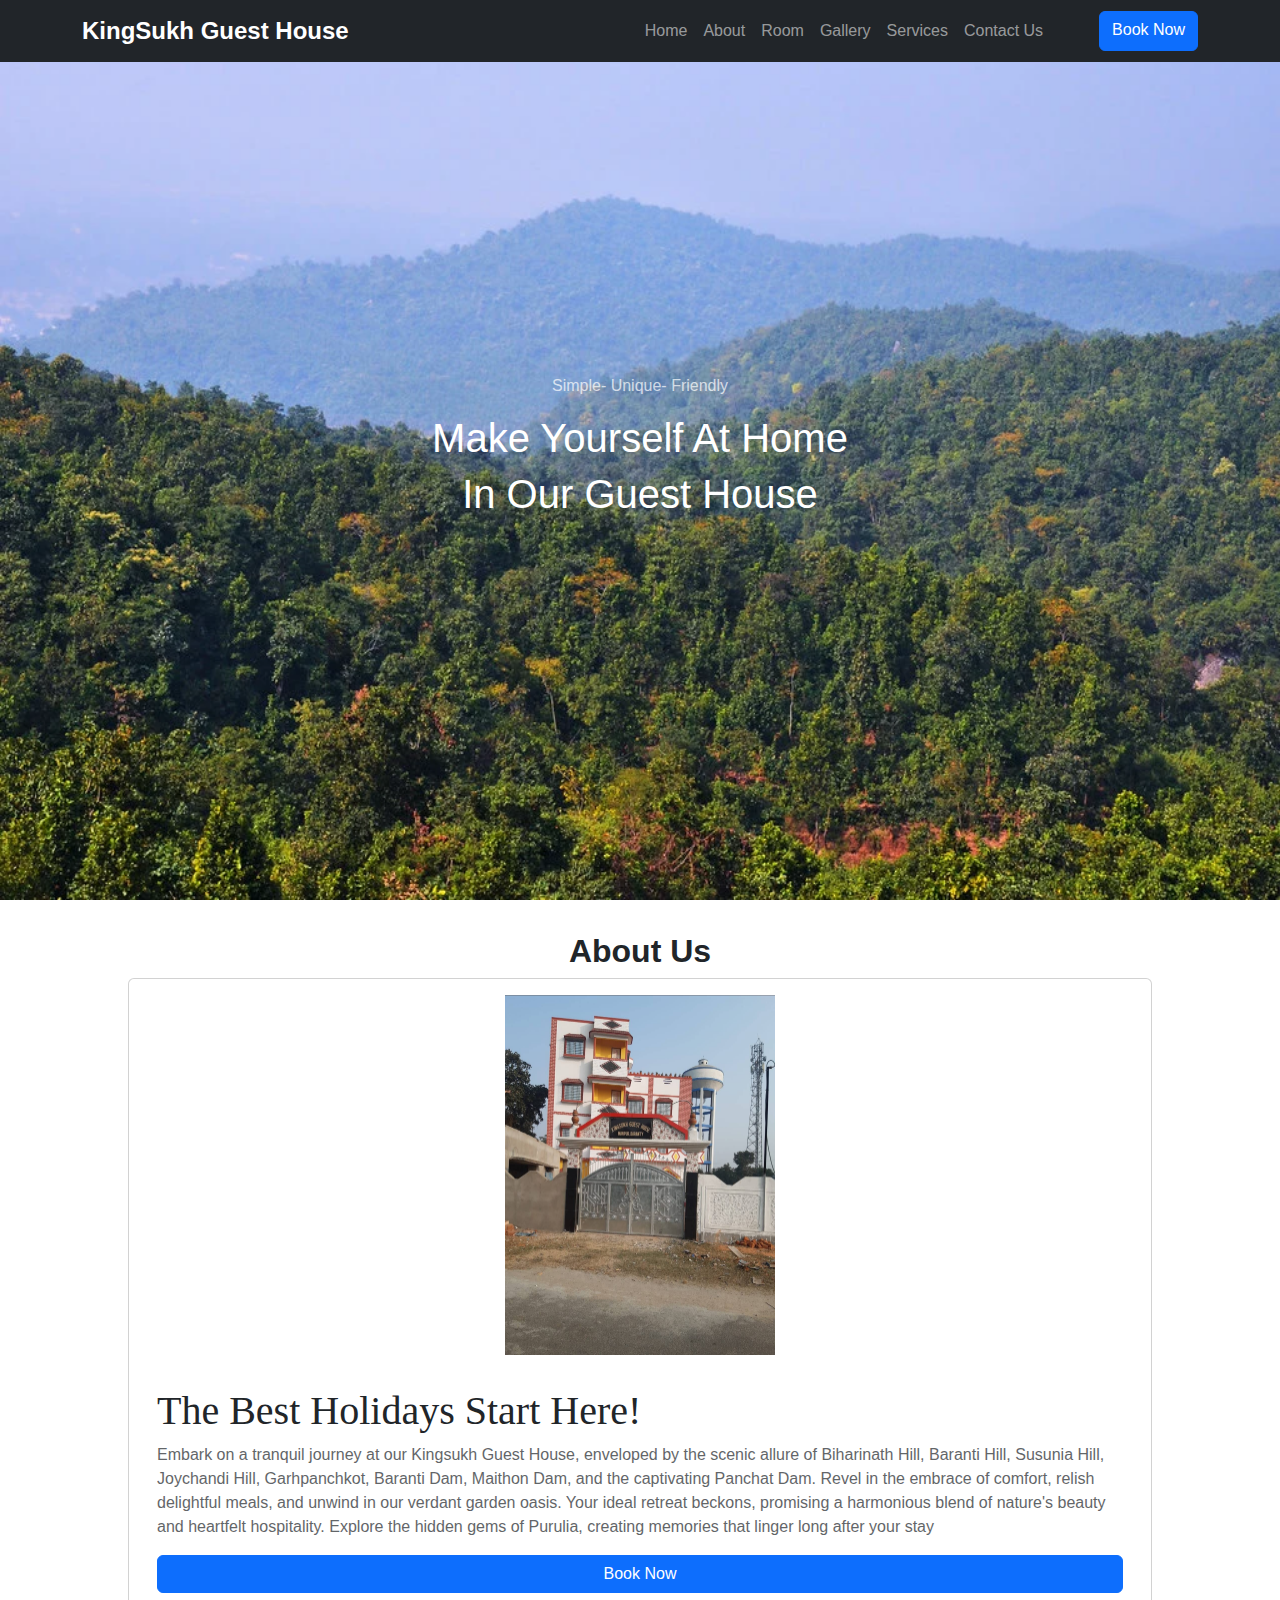
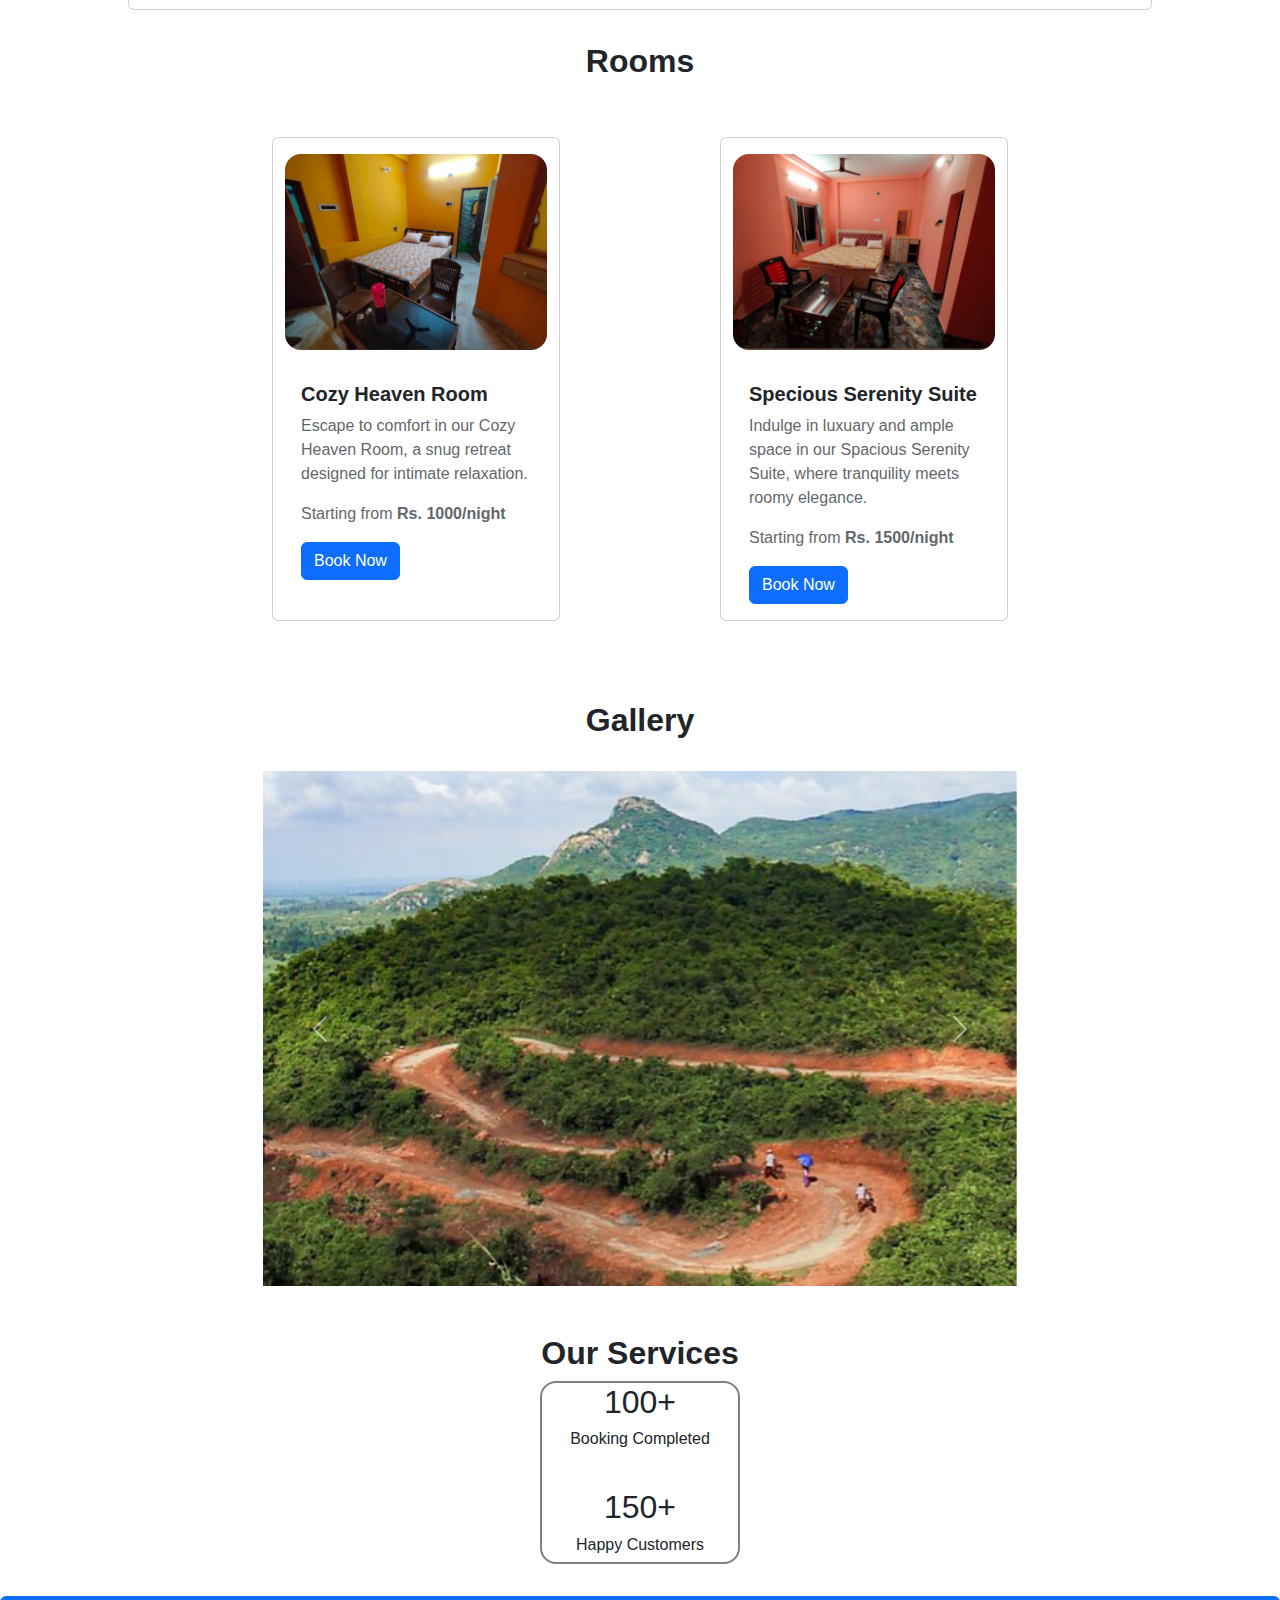
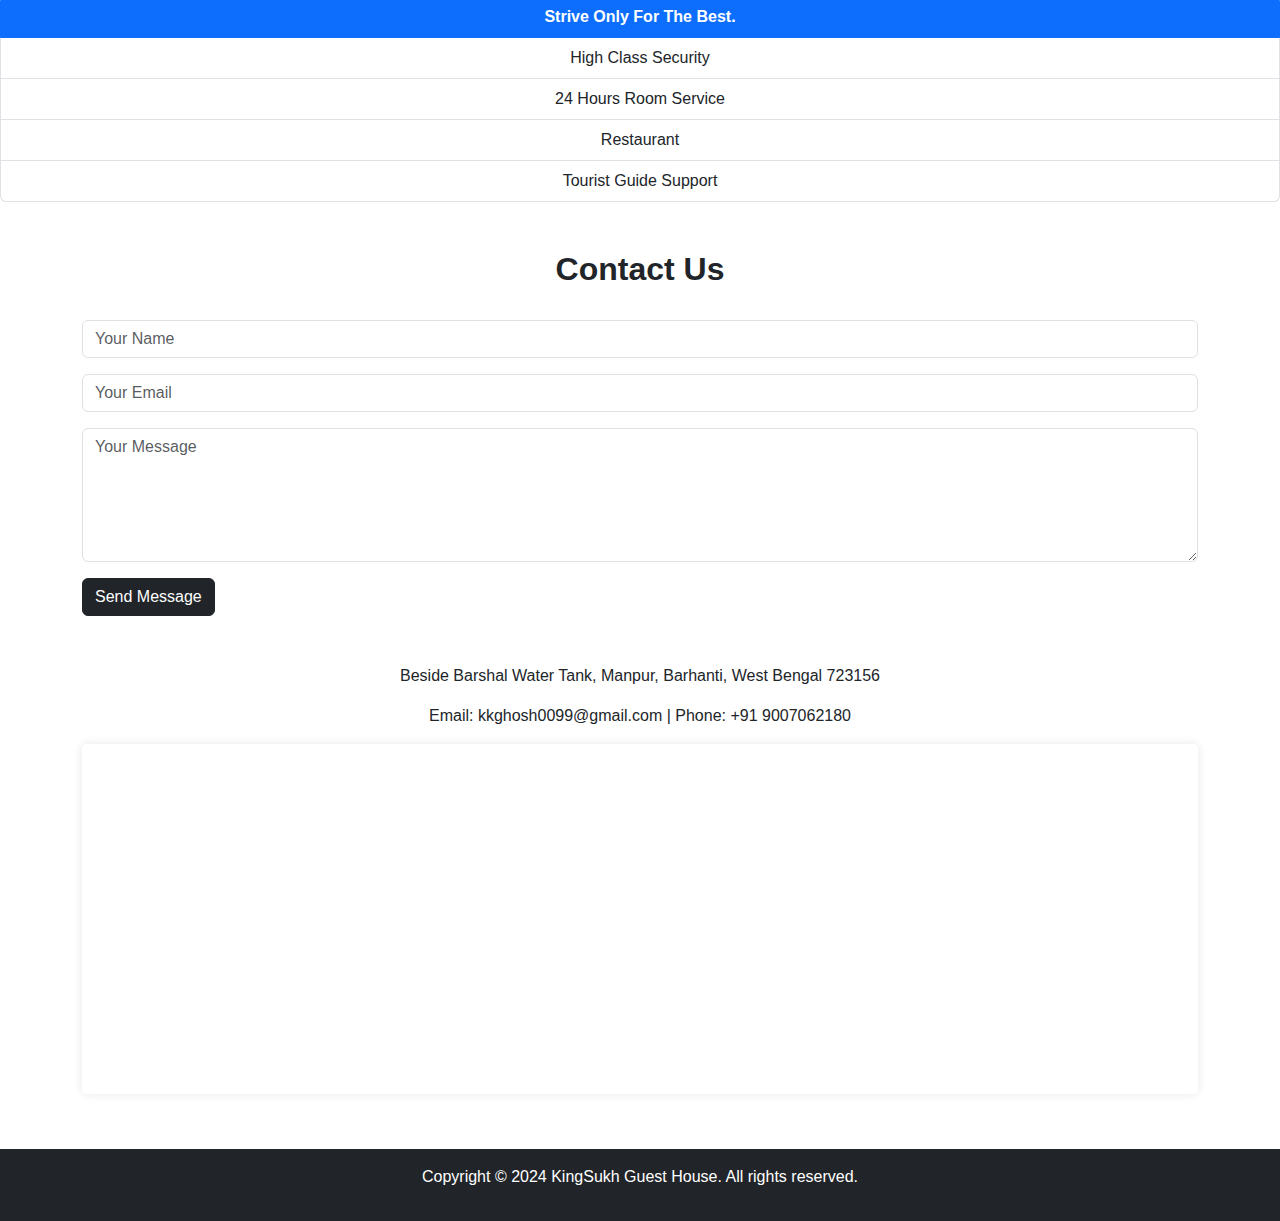
<file: king-sukh-guest-house-website/index.html>
<!DOCTYPE html>
<html lang="en">
<head>
    <meta charset="UTF-8">
    <meta name="viewport" content="width=device-width, initial-scale=1.0">
    <title>Booking - Kingsukh Guest House</title>
    <link href="https://cdn.jsdelivr.net/npm/bootstrap@5.3.0/dist/css/bootstrap.min.css" rel="stylesheet">
    <link rel="stylesheet" href="style.css">
    <script src="main.js" defer></script>
</head>
<body>
    <nav class="navbar navbar-expand-lg navbar-dark bg-dark fixed-top">
        <div class="container">
            <a class="navbar-brand" href="#">KingSukh Guest House</a>
            <button class="navbar-toggler" type="button" data-bs-toggle="collapse" data-bs-target="#navbarNav"
                aria-controls="navbarNav" aria-expanded="false" aria-label="Toggle navigation">
                <span class="navbar-toggler-icon"></span>
            </button>
            <div class="collapse navbar-collapse" id="navbarNav">
                <ul class="navbar-nav ms-auto">
                    <li class="nav-item"><a class="nav-link" href="#home">Home</a></li>
                    <li class="nav-item"><a class="nav-link" href="#about">About</a></li>
                    <li class="nav-item"><a class="nav-link" href="#room">Room</a></li>
                    <li class="nav-item"><a class="nav-link" href="#gallary">Gallery</a></li>
                    <li class="nav-item"><a class="nav-link" href="#service">Services</a></li>
                    <li class="nav-item"><a class="nav-link" href="#contact">Contact Us</a></li>
                    <a class="btn btn-primary btn-book-now btn-last" href="https://wa.me/9007062180">Book Now</a>
                    </li>
                </ul>
            </div>
        </div>
    </nav>
    <main>
        <section id="home" class="hero">
            <img src="assets/ayodhya.webp" alt="bg-image" class="bg-image">
            <div class="overlay">
                <div class="container container-first d-flex flex-column align-items-center justify-content-end">
                    <p style="opacity: 0.7;">Simple- Unique- Friendly</p>
                    <h1>Make Yourself At Home</h1>
                    <h1>In Our <span>Guest House</span></h1>
                </div>
            </div>
        </section>
        <hr>
        <h2 id="about" class="text-center"><b>About Us</b></h2>
        <div class="about-section">
            <div class="row">
                <div class="card" style="width: 80vw;">
                    <img src="assets/out.jpg" class="card-img-top card-about" alt="hotel"
                        style="height: 40vh; overflow-y: hidden;">
                    <div class="card-body">
                        <h1 style="font-family: 'Times New Roman', Times, serif!important;" class="card-title"> The Best
                            Holidays Start Here!</h1>
                        <p class="card-text">Embark on a tranquil journey at our Kingsukh Guest House, enveloped by the
                            scenic allure of Biharinath Hill, Baranti Hill, Susunia Hill, Joychandi Hill, Garhpanchkot,
                            Baranti Dam, Maithon Dam, and the captivating Panchat Dam. Revel in the embrace of comfort,
                            relish delightful meals, and unwind in our verdant garden oasis. Your ideal retreat beckons,
                            promising a harmonious blend of nature's beauty and heartfelt hospitality. Explore the
                            hidden gems of Purulia, creating memories that linger long after your stay</p>
                        <a href="#" class="btn btn-primary d-flex justify-content-center">Book Now</a>
                    </div>
                </div>
            </div>
        </div>
        <hr>
        <h2 id="room" class="text-center"><b>Rooms</b></h2>
        <div class="about-section">
            <div class="row card-gap">
                <div class="card" style="width: 18rem;">
                    <img src="assets/small.jpg" class="card-img-top" alt="room1">
                    <div class="card-body">
                        <h5 class="card-title"><b>Cozy Heaven Room</b></h5>
                        <p class="card-text">Escape to comfort in our Cozy Heaven Room, a snug retreat designed for
                            intimate relaxation.</p>
                        <p class="card-text">Starting from <b>Rs. 1000/night</b></p>
                        <a href="#" class="btn btn-primary">Book Now</a>
                    </div>
                </div>
                <div class="card" style="width: 18rem;">
                    <img src="assets/large.jpg" class="card-img-top" alt="room2">
                    <div class="card-body">
                        <h5 class="card-title"><b>Specious Serenity Suite</b></h5>
                        <p class="card-text">Indulge in luxuary and ample space in our Spacious Serenity Suite, where
                            tranquility meets roomy elegance.</p>
                        <p class="card-text">Starting from <b>Rs. 1500/night</b></p>
                        <a href="#" class="btn btn-primary">Book Now</a>
                    </div>
                </div>
            </div>
        </div>
        <hr>
        <h2 id="gallary" class="text-center"><b>Gallery</b></h2>
        <hr>
        <div class="container-fluid d-flex justify-content-center align-items-center">
            <div id="carouselExample" class="carousel width">
                <div class="carousel-inner">
                    <div class="carousel-item active">
                        <img src="assets/1.jpg" class="d-block w-100" alt="...">
                    </div>
                    <div class="carousel-item">
                        <img src="assets/ayodhya.webp" class="d-block w-100" alt="...">
                    </div>
                    <div class="carousel-item">
                        <img src="assets/baranti.webp" class="d-block w-100" alt="...">
                    </div>
                    <div class="carousel-item">
                        <img src="assets/flower.jpg" class="d-block w-100 flower-image" alt="...">
                    </div>
                    <div class="carousel-item">
                        <img src="assets/header.jpg" class="d-block w-100" alt="...">
                    </div>
                    <div class="carousel-item">
                        <img src="assets/mithonDam.webp" class="d-block w-100" alt="...">
                    </div>
                    <div class="carousel-item">
                        <img src="assets/service.jpg" class="d-block w-100" alt="...">
                    </div>
                </div>
                <button class="carousel-control-prev" type="button" data-bs-target="#carouselExample"
                    data-bs-slide="prev">
                    <span class="carousel-control-prev-icon" aria-hidden="true"></span>
                    <span class="visually-hidden">Previous</span>
                </button>
                <button class="carousel-control-next" type="button" data-bs-target="#carouselExample"
                    data-bs-slide="next">
                    <span class="carousel-control-next-icon" aria-hidden="true"></span>
                    <span class="visually-hidden">Next</span>
                </button>
            </div>
        </div>
        <hr>
        <hr>
        <h2 id="service" class="text-center"><b> Our Services</b></h2>
        <div class="last-container">
            <div class="container-fluid Customers">
                <h2>100+</h2>
                <h6>Booking Completed</h6>
                <hr>
                <h2>150+</h2>
                <h6>Happy Customers</h6>
            </div>
        </div>
        <hr>
        <ul class="list-group">
            <li class="list-group-item active text-center" aria-current="true"><b>Strive Only For The Best.</b> </li>
            <li class="list-group-item text-center">High Class Security</li>
            <li class="list-group-item text-center">24 Hours Room Service</li>
            <li class="list-group-item text-center">Restaurant</li>
            <li class="list-group-item text-center">Tourist Guide Support</li>
        </ul>
        <section id="contact" class="contact py-5">
            <div class="container">
                <h2 class="text-center"><b>Contact Us</b></h2>
                <hr>
                <form action="#" method="POST" class="mx-auto">
                    <div class="mb-3">
                        <input type="text" class="form-control" placeholder="Your Name" required>
                    </div>
                    <div class="mb-3">
                        <input type="email" class="form-control" placeholder="Your Email" required>
                    </div>
                    <div class="mb-3">
                        <textarea class="form-control" rows="5" placeholder="Your Message" required></textarea>
                    </div>
                    <button type="submit" class="btn btn-dark">Send Message</button>
                </form>
                <div class="contact-details text-center mt-5">
                    <p>Beside Barshal Water Tank, Manpur, Barhanti, West Bengal 723156</p>
                    <p>Email: kkghosh0099@gmail.com | Phone: +91 9007062180</p>
                    <div class="map-container">
                        <iframe class="map-iframe" iframe
                            src="https://www.google.com/maps/embed?pb=!1m18!1m12!1m3!1d3656.5042923747733!2d86.85973709999999!3d23.5862406!2m3!1f0!2f0!3f0!3m2!1i1024!2i768!4f13.1!3m3!1m2!1s0x39f6e3fdd3ff9ebb%3A0x517a57e3f93c1807!2sKingsukh%20Guest%20House!5e0!3m2!1sen!2sin!4v1723522766532!5m2!1sen!2sin"
                            width="600" height="450" style="border:0;" allowfullscreen="" loading="lazy"
                            referrerpolicy="no-referrer-when-downgrade"></iframe>
                    </div>
                </div>
            </div>
        </section>
        <footer class="footer bg-dark text-white py-3">
            <div class="container text-center">
                <p>Copyright © 2024 KingSukh Guest House. All rights reserved.</p>
            </div>
        </footer>
        <script src="https://cdn.jsdelivr.net/npm/@popperjs/core@2.11.6/dist/umd/popper.min.js"></script>
        <script src="https://cdn.jsdelivr.net/npm/bootstrap@5.3.0/dist/js/bootstrap.min.js"></script>
</body>
</html>
</file>
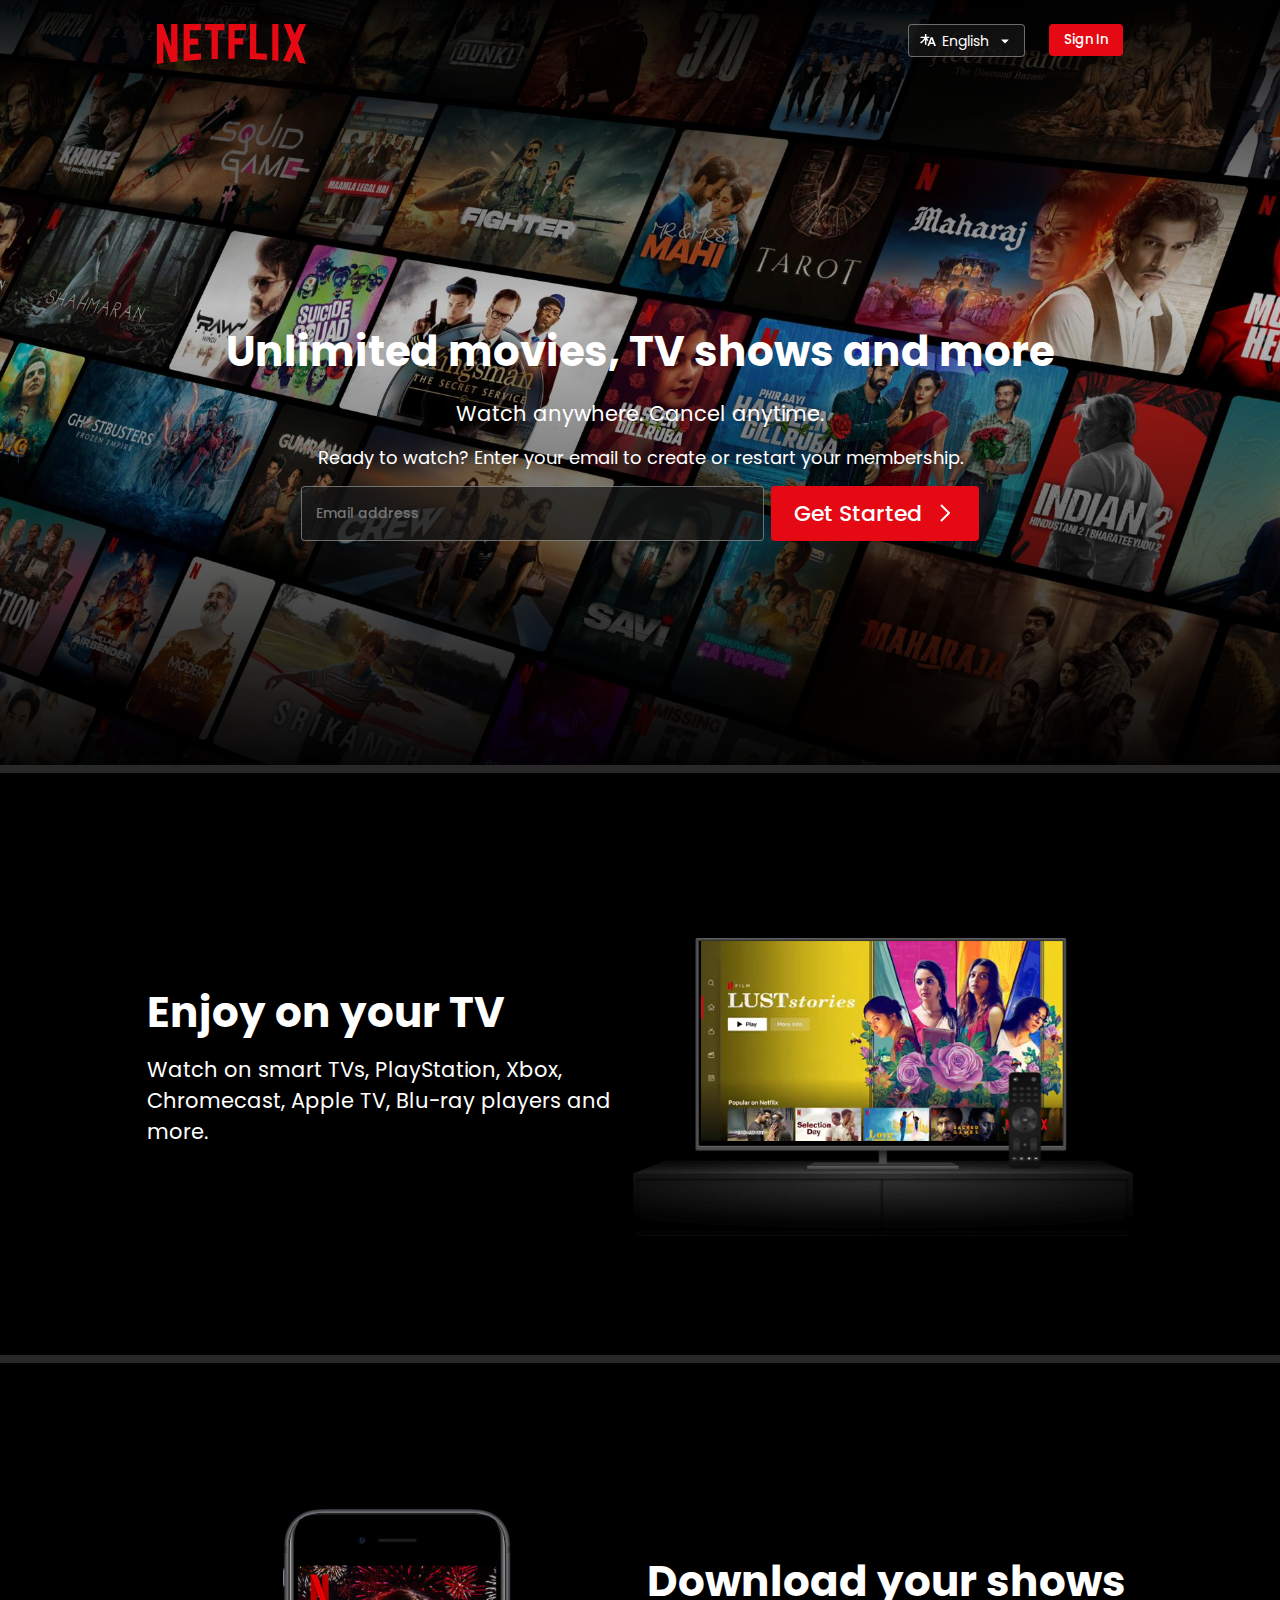
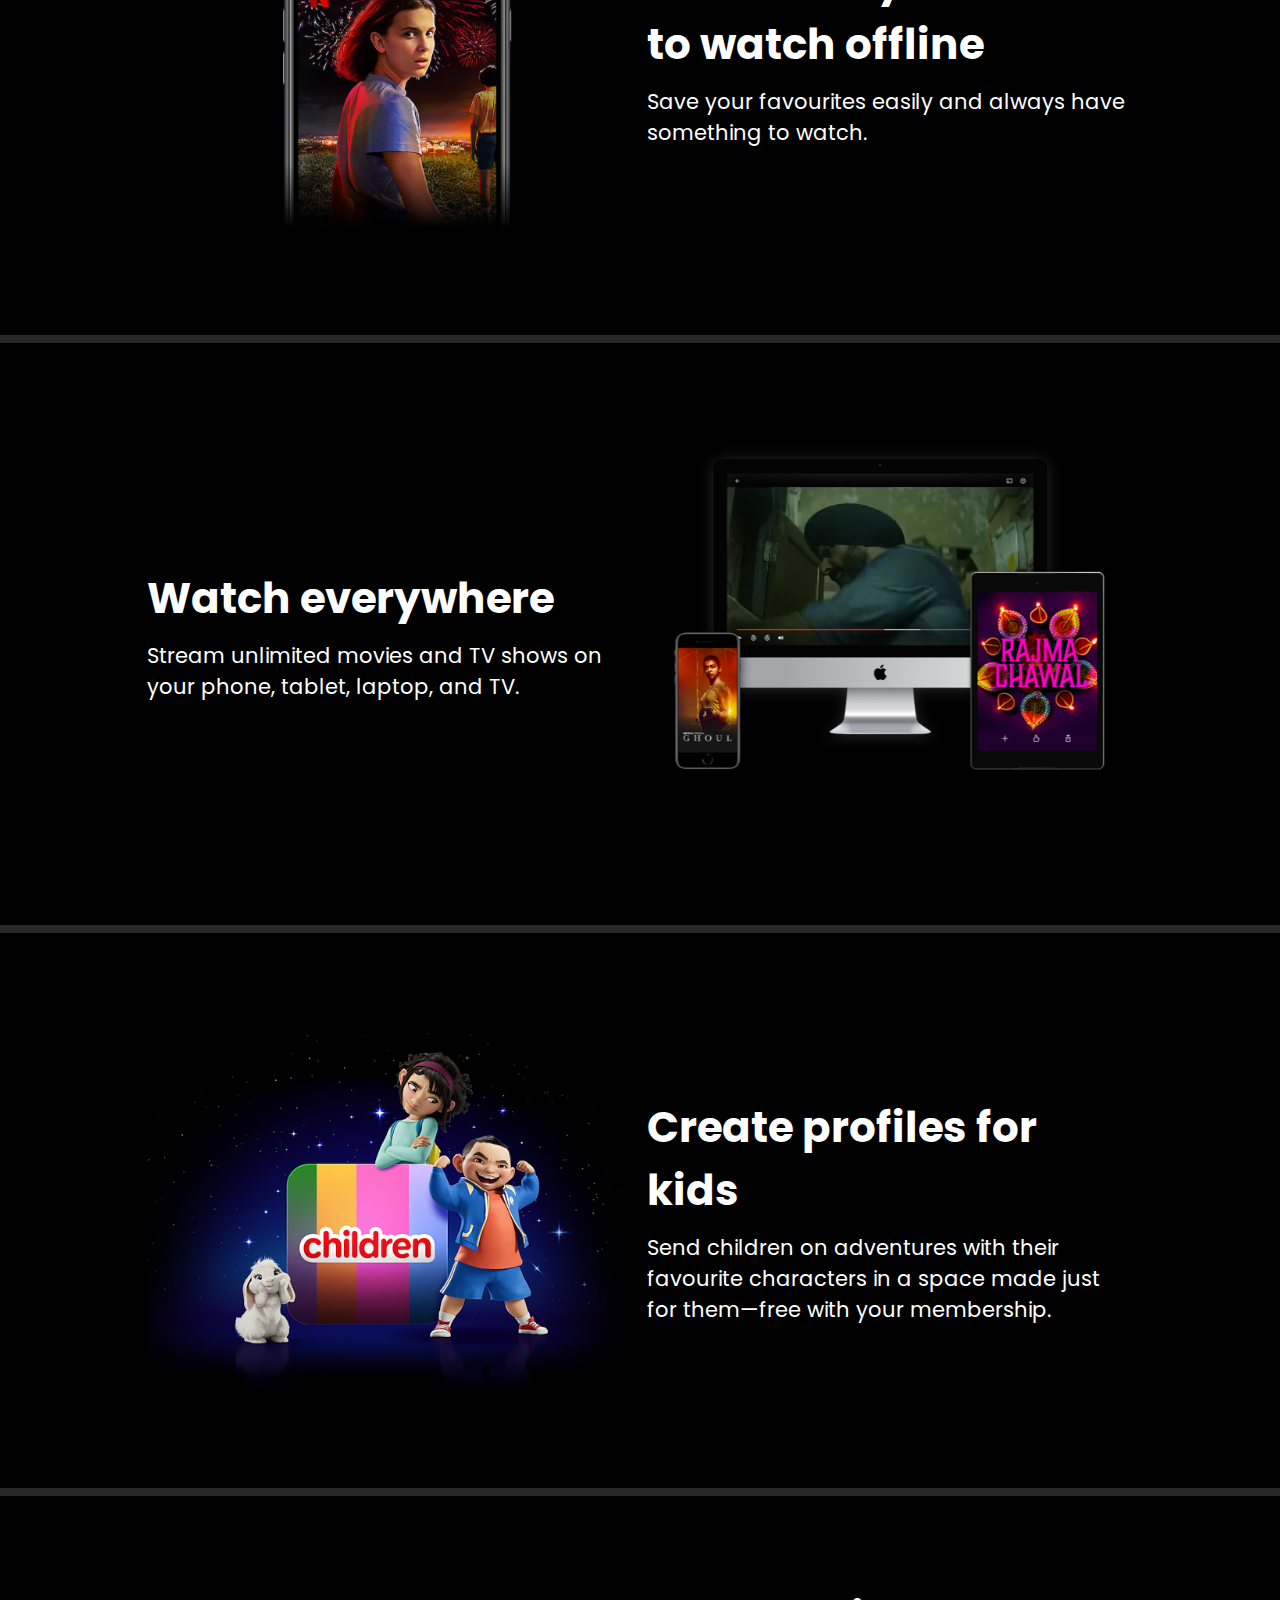
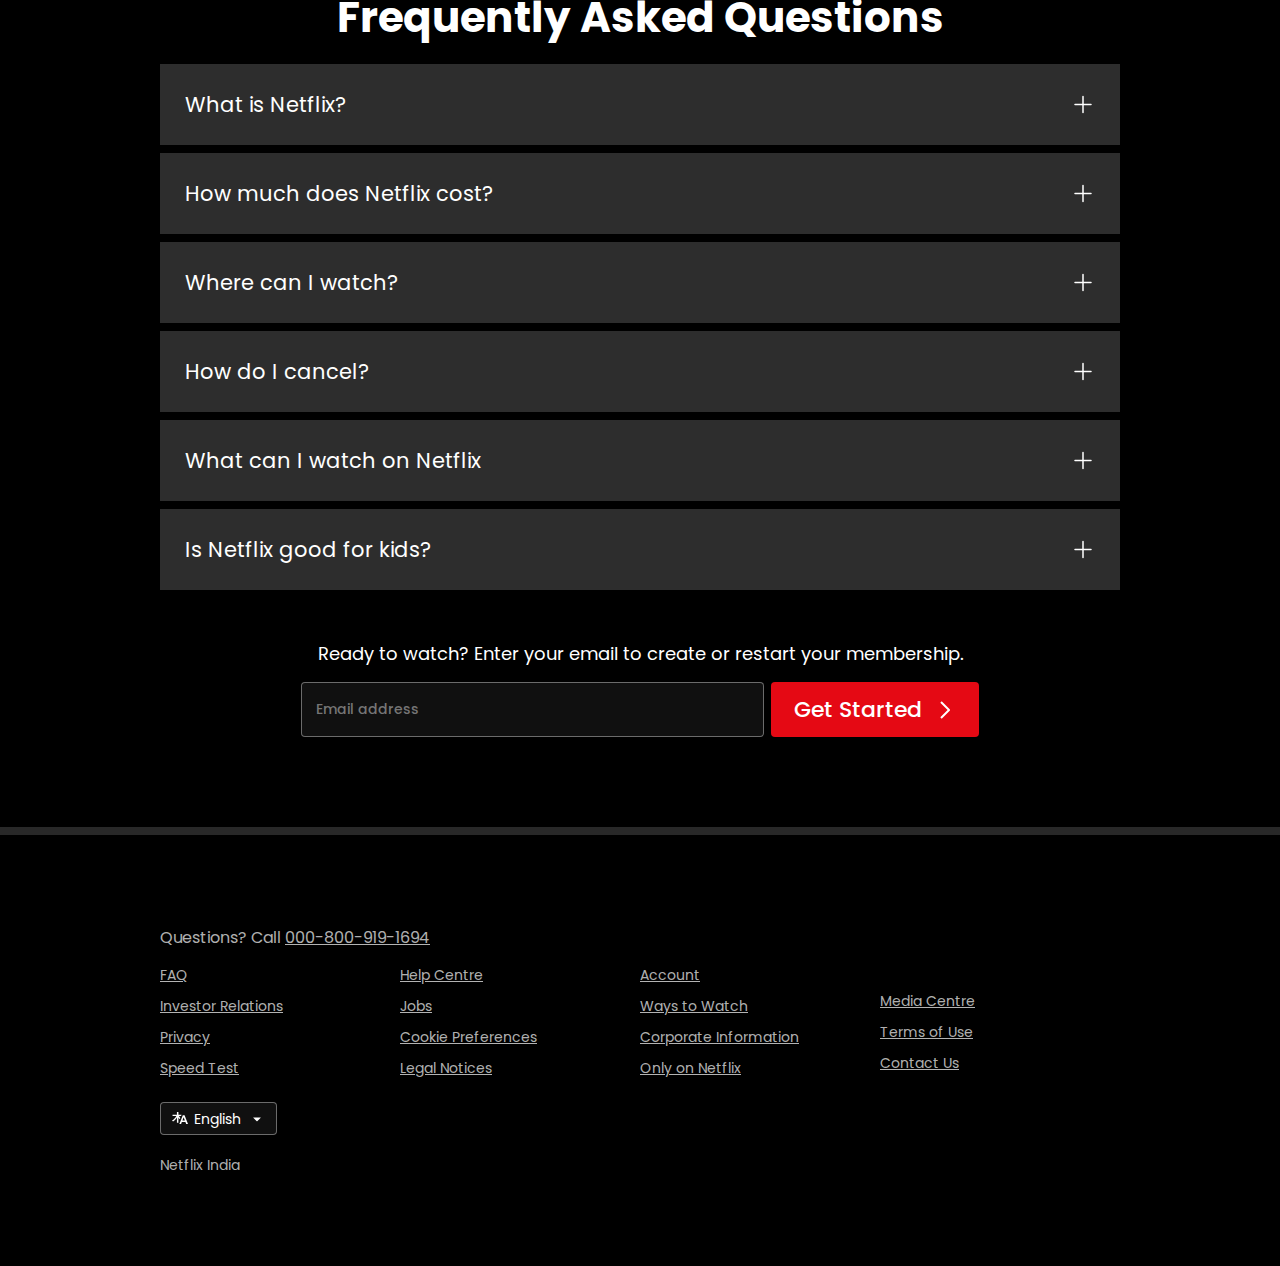
<file: netflix-landing-page-clone/index.html>
<!DOCTYPE html>
<html lang="en">
<head>
    <meta charset="UTF-8">
    <meta name="viewport" content="width=device-width, initial-scale=1.0">
    <title>Netflix India – Watch TV Shows Online, Watch Movies Online</title>
    <link rel="shortcut icon" href="favicon.ico" type="image/x-icon">
    <link rel="stylesheet" href="style.css">
</head>
<body>
    <div class="main">
        <nav>
            <div>
                <img class="logo" src="assets/images/logo.svg" alt="netflix-logo">
            </div>

            <div class="btn-nav">
                <button class="btn btn-lang">
                    <div>
                        <img class="lang-icon" src="assets/images/lang-icon.svg" alt="lang-icon">
                    </div>
                    <div>English</div>

                    <div>
                        <img class="lang-select" src="assets/images/lang-selection.svg" alt="lang-selection">
                    </div>
                </button>

                <button class="btn btn-red-sm">Sign In</button>
            </div>
        </nav>

        <div class="box"></div>

        <div class="hero">
            <div>Unlimited movies, TV shows and more</div>
            <div>Watch anywhere. Cancel anytime.</div>
            <div>Ready to watch? Enter your email to create or restart your membership.</div>

            <div class="hero-buttons">
                <input type="text" placeholder="Email address">

                <button class="btn btn-red">
                    <div>Get Started</div>
 
                    <div class="btn-red-arrow">
                        <img width="24px" src="assets/images/arrow.svg" alt="arrow">
                    </div>
                </button>
            </div>
        </div>
    </div>
    <div class="sep-line"></div>

    <div class="empty-box"></div>
    <section class="section-media first">
        <div>
            <div>Enjoy on your TV</div>
            <div>Watch on smart TVs, PlayStation, Xbox, Chromecast, Apple TV, Blu-ray players and more.</div>
        </div>

        <div class="first-media">
            <div>
                <img src="assets/images/tv.png" alt="tv">
            </div>

            <div>
                <video src="assets/videos/video-tv.m4v" alt="video-tv" autoplay loop muted></video>
            </div>
        </div>
    </section>
    <div class="empty-box"></div>
    <div class="sep-line"></div>

    <div class="empty-box"></div>
    <section class="section-media second">
        <div class="second-media">
            <div>
                <img src="assets/images/mobile-0819.jpg" alt="mobile-0819">
            </div>
        </div>

        <div>
            <div>Download your shows to watch offline</div>
            <div>Save your favourites easily and always have something to watch.</div>
        </div>
    </section>
    <div class="empty-box"></div>
    <div class="sep-line"></div>

    <div class="empty-box"></div>
    <section class="section-media third">
        <div>
            <div>Watch everywhere</div>
            <div>Stream unlimited movies and TV shows on your phone, tablet, laptop, and TV.</div>
        </div>

        <div class="third-media">
            <div>
                <img src="assets/images/device-pile-in.png" alt="tv">
            </div>

            <div>
                <video src="assets/videos/video-devices-in.m4v" alt="video-tv" autoplay loop muted></video>
            </div>
        </div>
    </section>
    <div class="empty-box"></div>
    <div class="sep-line"></div>

    <div class="empty-box"></div>
    <section class="section-media fourth">
        <div class="fourth-media">
            <img src="assets/images/children.png" alt="children">
        </div>

        <div>
            <div>Create profiles for kids</div>
            <div>Send children on adventures with their favourite characters in a space made just for them—free with
                your membership.</div>
        </div>
    </section>
    <div class="empty-box"></div>
    <div class="sep-line"></div>

    <div class="empty-box"></div>
    <section class="faq">
        <h2>Frequently Asked Questions</h2>

        <div class="faq-box">
            <div>What is Netflix? <img src="assets/images/plus-icon.svg" alt="plus-icon"></div>
            <div>How much does Netflix cost? <img src="assets/images/plus-icon.svg" alt="plus-icon"></div>
            <div>Where can I watch? <img src="assets/images/plus-icon.svg" alt="plus-icon"></div>
            <div>How do I cancel? <img src="assets/images/plus-icon.svg" alt="plus-icon"></div>
            <div>What can I watch on Netflix <img src="assets/images/plus-icon.svg" alt="plus-icon"></div>
            <div>Is Netflix good for kids? <img src="assets/images/plus-icon.svg" alt="plus-icon"></div>
        </div>

        <div class="sign-up-box">
            <div>Ready to watch? Enter your email to create or restart your membership.</div>

            <div class="sign-up-buttons">
                <input type="text" placeholder="Email address">

                <button class="btn btn-red">
                    <div>Get Started</div>

                    <div class="btn-red-arrow">
                        <img width="24px" src="assets/images/arrow.svg" alt="arrow">
                    </div>
                </button>
            </div>
        </div>
    </section>
    <div class="empty-box"></div>
    <div class="sep-line"></div>

    <div class="empty-box"></div>
    <footer>
        <div>Questions? Call <a href="tel:000-800-919-1694">000-800-919-1694</a></div>

        <div class="footer">
            <div class="footer-item">
                <a href="">FAQ</a>
                <a href="">Investor Relations</a>
                <a href="">Privacy</a>
                <a href="">Speed Test</a>
            </div>

            <div class="footer-item">
                <a href="">Help Centre</a>
                <a href="">Jobs</a>
                <a href="">Cookie Preferences</a>
                <a href="">Legal Notices</a>

            </div>

            <div class="footer-item">
                <a href="">Account</a>
                <a href="">Ways to Watch</a>
                <a href="">Corporate Information</a>
                <a href="">Only on Netflix</a>
            </div>

            <div class="footer-item">
                <a href="">Media Centre</a>
                <a href="">Terms of Use</a>
                <a href="">Contact Us</a>
            </div>

        </div>

        <div class="btn-footer">
            <button class="btn btn-lang">
                <div>
                    <img class="lang-icon" src="assets/images/lang-icon.svg" alt="lang-icon">
                </div>

                <div>English</div>
                
                <span>
                    <img class="lang-select" src="assets/images/lang-selection.svg" alt="lang-selection">
                </span>
            </button>
        </div>

        <div>Netflix India</div>
    </footer>
    <div class="empty-box"></div>
</body>
</html>
</file>
<file: king-sukh-guest-house-website/style.css>
body {
    margin: 0;
    padding: 0;
    box-sizing: border-box;
    scroll-behavior: smooth;
    font-family: 'Arial', sans-serif;
    overflow-x: hidden;
}

.navbar-brand {
    font-size: 1.5rem;
    font-weight: bold;
}

.btn-last {
    margin: 0 0 0 3rem;
}

.btn-book-now {
    transition: background-color 0.3s ease-in-out;
}

.btn-book-now:hover {
    background-color: #ff5722;
}

.bg-image {
    margin: 0;
    padding: 0;
    width: 100vw;
    height: 100vh;
    overflow: hidden;
}

.container-first {
    color: white !important;
}

.overlay {
    position: absolute;
    top: 0;
    left: 0;
    width: 100%;
    height: 100%;
    display: flex;
    justify-content: center;
    align-items: center;
    z-index: 1;
}

.first-section {
    width: 100%;
    display: flex;
    justify-content: space-between;
    gap: 0 8%;
    align-items: center;
}

.about-section {
    display: flex;
    justify-content: center;
    align-items: center;
}

.card-gap {
    margin: 3rem;
    display: grid;
    grid-gap: 0 10rem;
    grid-template: 1fr/ 1fr 1fr;
}

.card-about {
    justify-self: center;
}

.card-img-top {
    object-fit: contain;
    margin: 1em 0;
    border-radius: 1em;
}

.card-text {
    opacity: 0.7;
}

.carousel {
    height: 30% !important;
    width: 60% !important;
}

.flower-image {
    height: 90vh !important;
}

hr {
    border: 0;
    margin: 1rem;
    height: 0;
}

.last-container {
    display: grid;
    justify-content: center;
}

.Customers {
    margin: 2rem;
    border: 2px solid grey;
    border-radius: 1rem;
    margin: 0 2rem 0 0;
    width: 100%;
    display: flex;
    flex-direction: column;
    align-items: center;
}

.map-iframe {
    width: 100%;
    height: 350px;
    border: 2rem solid black;
    border-radius: 5px;
    box-shadow: 0 0 10px rgba(0, 0, 0, 0.1);
    transition: box-shadow 0.3s ease-in-out;
}

.map-iframe:hover {
    box-shadow: 0 0 20px rgba(0, 0, 0, 0.2);
}

.footer {
    background-color: #333;
    color: white;
    padding: 1.5rem 0;
    text-align: center;
}
</file>
<file: netflix-landing-page-clone/style.css>
@import url('https://fonts.googleapis.com/css2?family=Poppins:ital,wght@0,100;0,200;0,300;0,400;0,500;0,600;0,700;0,800;0,900;1,100;1,200;1,300;1,400;1,500;1,600;1,700;1,800;1,900&display=swap');

/* Global styles
------------------------------------- */
* {
    margin: 0;
    padding: 0;
    font-family: "Poppins", "Segoe UI", Roboto, Ubuntu, sans-serif;
}

body {
    background-color: rgba(0, 0, 0);
}

.btn {
    background-color: rgba(23, 23, 23, 0.7);
    padding: 6px 15px;
    color: white;
    border: 1px solid rgba(245, 245, 245, 0.4);
    border-radius: 4px;
    cursor: pointer;
}

.btn-lang {
    padding: 6px 10px 1px 10px;
    display: flex;
    font-size: 14px;
    font-weight: 400;
    cursor: auto;
}

.lang-icon {
    margin: 1px 6px 0px 1px;
}

.lang-select {
    margin: 2px 1px 0px 8px;
}

.btn-red-sm {
    background-color: rgb(229, 9, 20);
    color: white;
    border: none;
    border-radius: 4px;
    font-weight: 500;
    transition-property: background-color;
    transition-duration: 250ms;
    transition-timing-function: cubic-bezier(0.9, 0, 0.51, 1);

    &:hover {
        background-color: #C11118;
    }
}

.btn-red {
    background-color: rgb(229, 9, 20);
    color: white;
    border: none;
    border-radius: 4px;
    padding: 11px 23px;
    font-size: 22px;
    font-weight: 500;
    display: flex;
    justify-content: center;
    align-items: center;
    gap: 10px;
    transition-property: background-color;
    transition-duration: 250ms;
    transition-timing-function: cubic-bezier(0.9, 0, 0.51, 1);

    &:hover {
        background-color: #C11118;
    }
}

.btn-red-arrow {
    height: 24px;
}

.sep-line {
    height: 8px;
    background-color: rgba(61, 61, 61, 0.663);
}

.empty-box {
    height: 10vh;
}

/* Navbar
------------------------------------- */
nav {
    width: 80vw;
    margin: auto;
    padding: 24px 10px;
    display: flex;
    justify-content: space-between;
    align-items: center;
    box-sizing: border-box;
}

nav .logo {
    margin: 0px 19px;
    width: 149px;
    position: relative;
    z-index: 1;
}

nav button {
    position: relative;
    z-index: 1;
}

.btn-nav {
    height: 47.266px;
    display: flex;
    justify-content: center;
    align-items: self-start;
    gap: 24px;
    margin: 0 19px;
}

/* Main
------------------------------------- */
.main {
    background-image: url(assets/images/main-background-1.jpg);
    background-position: center center;
    background-size: cover;
    background-repeat: no-repeat;
    height: 95vh;
    position: relative;
}

.main .box {
    height: 95vh;
    width: 100%;
    position: absolute;
    top: 0;
    background-image: linear-gradient(to top, rgba(0, 0, 0, 0.95) 0, rgba(0, 0, 0, 0) 60%, rgba(0, 0, 0, 0.95) 100%);
}

.hero {
    height: calc(100% - 95.266px);
    display: flex;
    flex-direction: column;
    justify-content: center;
    align-items: center;
    color: white;
    position: relative;
    font-family: "Segoe UI", Roboto, Ubuntu, sans-serif;
    gap: 15px;
    padding: 0 30px;
}

.hero> :nth-child(1) {
    font-weight: 900;
    font-size: 48px;
    text-align: center;
}

.hero> :nth-child(2) {
    font-weight: 400;
    font-size: 24px;
    text-align: center;
}

.hero> :nth-child(3) {
    font-weight: 400;
    font-size: 20px;
    text-align: center;
}

.hero-buttons {
    display: flex;
    justify-content: center;
    align-items: center;
    gap: 7px;
}

.hero-buttons input {
    padding: 16px 175px 16px 14px;
    font-size: 14px;
    font-weight: 500;
    background-color: rgba(23, 23, 23, 0.7);
    border: 1px solid rgba(245, 245, 245, 0.4);
    border-radius: 4px;
    color: white;
}

/* Sections
------------------------------------- */
.section-media {
    color: white;
    display: flex;
    justify-content: center;
    align-items: center;
    max-width: 77vw;
    margin: auto;
}

/* 1st-section */
.first>div {
    display: flex;
    flex-direction: column;
    gap: 10px;
}

.first>div :nth-child(1) {
    font-size: 48px;
    font-weight: 800;
}

.first>div :nth-child(2) {
    font-size: 24px;
    font-weight: 400;
}

.first-media {
    position: relative;
}

.first-media img {
    width: 600px;
    position: relative;
    z-index: 1;
}

.first-media video {
    position: absolute;
    top: 88px;
    right: 84px;
    width: 435px;
}

/* 2nd-section */
.second>div {
    display: flex;
    flex-direction: column;
    gap: 10px;
}

.second>div :nth-child(1) {
    font-size: 48px;
    font-weight: 800;
}

.second>div :nth-child(2) {
    font-size: 24px;
    font-weight: 400;
}

.second-media {
    position: relative;
}

.second-media img {
    width: 600px;
}

/* 3rd-section */
.third>div {
    display: flex;
    flex-direction: column;
    gap: 10px;
}

.third>div :nth-child(1) {
    font-size: 48px;
    font-weight: 800;
}

.third>div :nth-child(2) {
    font-size: 24px;
    font-weight: 400;
}

.third-media {
    position: relative;
}

.third-media img {
    width: 600px;
    position: relative;
    z-index: 1;
}

.third-media video {
    position: absolute;
}

.third video {
    width: 385px;
    top: 51px;
    left: 105px;
}

/* 4th-section */
.fourth>div {
    display: flex;
    flex-direction: column;
    gap: 10px;
}

.fourth>div :nth-child(1) {
    font-size: 48px;
    font-weight: 800;
}

.fourth>div :nth-child(2) {
    font-size: 24px;
    font-weight: 400;
}

.fourth-media {
    position: relative;
}

.fourth-media img {
    width: 600px;
}

/* FAQ
------------------------------------- */
.faq {
    background-color: black;
    color: white;
    font-size: 20px;
    font-weight: 400;
    text-align: center;
}

.faq h2 {
    font-size: 48px;
    font-weight: 800;
}

.faq-box {
    display: flex;
    justify-content: center;
    flex-direction: column;
    gap: 8px;
    max-width: 75vw;
    margin: auto;
    padding: 15px 0 50px 0;
    font-size: 24px;
    font-weight: 400;
}

.faq-box div {
    background-color: rgba(45, 45, 45, 1);
    display: flex;
    justify-content: space-between;
    padding: 25px;
    cursor: pointer;
    transition-property: background-color;
    transition-duration: 250ms;
    transition-timing-function: cubic-bezier(0.9, 0, 0.51, 1);

    &:hover {
        background-color: rgba(65, 65, 65, 1);
    }
}

.sign-up-box {
    padding: 0 30px;
}

.sign-up-buttons {
    display: flex;
    justify-content: center;
    align-items: center;
    gap: 7px;
    margin: 15px 0 0 0;
}

.sign-up-buttons input {
    padding: 16px 175px 16px 14px;
    font-size: 14px;
    font-weight: 500;
    background-color: rgba(23, 23, 23, 0.7);
    border: 1px solid rgba(245, 245, 245, 0.4);
    border-radius: 4px;
    color: white;
}

/* Footer
------------------------------------- */
footer {
    max-width: 75vw;
    margin: auto;
    color: rgba(255, 255, 255, 0.7);
    font-size: 14px;
}

footer a {
    color: rgba(255, 255, 255, 0.7);
}

footer>div {
    margin: 0 0 15px 0;
    font-size: 16px;
}

footer div:last-child {
    font-size: 14px;
    margin: 20px 0 0 0;
}

.footer {
    display: grid;
    grid-template-columns: repeat(4, 1fr);
    font-size: 14px;
}

.footer a {
    color: rgba(255, 255, 255, 0.7);
}

.footer-item {
    display: flex;
    flex-direction: column;
    justify-content: center;
    gap: 10px;
}

.btn-footer {
    margin: 23px 0 0 0;
}

/* Media queries
------------------------------------- */
@media screen and (max-width: 1350px) {

    /* Main
    ----------------------> */
    .main {
        background-size: cover;
        height: 80vh;
    }

    .main .box {
        height: 80vh;
    }

    .hero> :nth-child(1) {
        font-weight: 700;
        font-size: 42px;
    }

    .hero> :nth-child(2) {
        font-size: 21px;
    }

    .hero> :nth-child(3) {
        font-size: 18px;
    }

    /* Sections
    ----------------------> */
    .first>div :nth-child(1) {
        font-size: 42px;
        font-weight: 700;
    }

    .first>div :nth-child(2) {
        font-size: 21px;
    }

    .first-media img {
        width: 500px;
    }

    .first-media video {
        top: 74px;
        right: 70px;
        width: 362px;
    }

    .second>div :nth-child(1) {
        font-size: 42px;
        font-weight: 700;
    }

    .second>div :nth-child(2) {
        font-size: 21px;
    }

    .second-media img {
        width: 500px;
    }

    .third>div :nth-child(1) {
        font-size: 42px;
        font-weight: 700;
    }

    .third>div :nth-child(2) {
        font-size: 21px;
    }

    .third-media img {
        width: 500px;
    }

    .third video {
        width: 325px;
        top: 44px;
        left: 84px;
    }

    .fourth>div :nth-child(1) {
        font-size: 42px;
        font-weight: 700;
    }

    .fourth>div :nth-child(2) {
        font-size: 21px;
    }

    .fourth-media img {
        width: 500px;
    }

    /* FAQ
    ----------------------> */
    .faq {
        font-size: 18px;
    }

    .faq h2 {
        font-size: 42px;
        font-weight: 700;
    }

    .faq-box {
        font-size: 21px;
    }
}

@media screen and (max-width: 960px) {

    /* Navbar
    ----------------------> */
    nav {
        width: 95vw;
        padding: 24px 0px;
    }

    /* Main
    ----------------------> */
    .main {
        background-size: 1500px;
    }

    /* Sections
    ----------------------> */
    .section-media {
        max-width: 90vw;
    }

    .first-media img {
        width: 450px;
    }

    .first-media video {
        top: 63px;
        right: 59px;
        width: 330px;
    }

    .second-media img {
        width: 450px;
    }

    .third-media img {
        width: 450px;
    }

    .third video {
        width: 288px;
        top: 42px;
        left: 78px;
    }

    .fourth-media img {
        width: 450px;
    }

    /* FAQ
    ----------------------> */
    .faq-box {
        max-width: 90vw;
    }

    /* Footer
    ----------------------> */
    footer {
        max-width: 90vw;
    }
}

@media screen and (max-width: 959px) {

    /* Navbar
    ----------------------> */
    nav .logo {
        width: 130px;
    }

    /* Main
    ----------------------> */
    .main {
        background-size: 1200px;
    }

    .hero> :nth-child(1) {
        font-weight: 600;
        font-size: 32px;
    }

    .hero> :nth-child(2) {
        font-size: 18px;
    }

    .hero> :nth-child(3) {
        font-size: 18px;
    }

    .hero-buttons input {
        padding: 16px 160px 16px 14px;
    }

    /* Sections
    ----------------------> */
    .section-media {
        text-align: center;
    }

    .first {
        flex-wrap: wrap;
    }

    .first>div :nth-child(1) {
        font-size: 32px;
        font-weight: 600;
    }

    .first>div :nth-child(2) {
        font-size: 18px;
    }

    .first-media img {
        width: 600px;
    }

    .first-media video {
        top: 88px;
        right: 81px;
        width: 438px;
    }

    .second {
        flex-wrap: wrap;
        gap: 35px;
    }

    .second>div :nth-child(1) {
        font-size: 32px;
        font-weight: 600;
    }

    .second>div :nth-child(2) {
        font-size: 18px;
    }

    .second-media img {
        width: 600px;
    }

    .third {
        flex-wrap: wrap;
        gap: 35px;
    }

    .third>div :nth-child(1) {
        font-size: 32px;
        font-weight: 600;
    }

    .third>div :nth-child(2) {
        font-size: 18px;
    }

    .third-media img {
        width: 600px;
    }

    .third-media video {
        top: 50px;
        left: 104px;
        width: 386px;
    }

    .fourth {
        flex-wrap: wrap;
        gap: 35px;
    }

    .fourth>div :nth-child(1) {
        font-size: 32px;
        font-weight: 600;
    }

    .fourth>div :nth-child(2) {
        font-size: 18px;
    }

    .fourth-media img {
        width: 600px;
    }

    /* FAQ
    ----------------------> */
    .faq {
        font-size: 18px;
    }

    .faq h2 {
        font-size: 32px;
        font-weight: 600;
    }

    .faq-box {
        font-size: 18px;
    }

    .sign-up-buttons input {
        padding: 16px 160px 16px 14px;
    }

    /* Footer
    ----------------------> */
    .footer {
        grid-template-columns: repeat(2, 1fr);
    }
}

@media screen and (max-width: 750px) {

    /* Navbar
    ----------------------> */
    .btn-nav {
        gap: 20px;
    }
}

@media screen and (max-width: 625px) {

    /* Navbar
    ----------------------> */
    .btn-nav {
        gap: 10px;
    }

    /* Main
    ----------------------> */
    .main {
        height: 80vh;
    }

    .main .box {
        height: 80vh;
    }

    .hero-buttons {
        flex-direction: column;
    }

    .hero-buttons input {
        padding: 16px 300px 16px 14px;
    }

    /* FAQ
    ----------------------> */
    .sign-up-buttons {
        flex-direction: column;
    }

    .sign-up-buttons input {
        padding: 16px 300px 16px 14px;
    }
}

@media screen and (max-width: 600px) {

    /* Navbar
    ----------------------> */
    nav {
        width: 95vw;
        padding: 20px 0px;
    }

    nav .logo {
        width: 110px;
    }

    .btn-nav .btn-lang {
        padding: 6px 10px 0px 10px;
    }

    .btn-nav .lang-icon {
        margin: 1px 0px 0px 1px;
    }

    .btn-nav .lang-select {
        margin: 2px 1px 0px 5px;
    }

    .btn-nav .btn-lang :nth-child(2) {
        display: none;
    }

    /* Main
    ----------------------> */
    .main {
        background-size: 1500px;
    }

    /* Sections
    ----------------------> */
    .section-media {
        max-width: 90vw;
    }

    .first-media img {
        width: 400px;
    }

    .first-media video {
        top: 62px;
        right: 59px;
        width: 287px;
    }

    .second-media img {
        width: 400px;
    }

    .third-media img {
        width: 400px;
    }

    .third video {
        width: 250px;
        top: 37px;
        left: 73px;
    }

    .fourth-media img {
        width: 400px;
    }

    /* FAQ
    ----------------------> */
    .faq-box {
        max-width: 90vw;
    }

    /* Footer
    ----------------------> */
    footer {
        max-width: 90vw;
    }
}

@media screen and (max-width: 540px) {

    /* Global styles
    ----------------------> */
    .btn-red {
        padding: 8px 23px;
    }

    /* Navbar
    ----------------------> */
    nav .logo {
        width: 90px;
    }

    /* Main
    ----------------------> */
    .main {
        background-size: 1500px;
    }

    .hero-buttons input {
        padding: 12px 190px 12px 14px;
    }

    /* FAQ
    ----------------------> */
    .sign-up-buttons input {
        padding: 12px 190px 12px 14px;
    }
}

@media screen and (max-width: 400px) {

    /* Global styles
    ----------------------> */
    .btn-red {
        padding: 12px 20px;
        font-size: 18px;
    }

    /* Main
    ----------------------> */
    .main {
        height: 80vh;
        background-size: cover;
    }

    .main .box {
        height: 80vh;
    }

    .hero {
        padding: 0 25px;
    }

    .hero> :nth-child(1) {
        font-size: 37px;
    }

    .hero> :nth-child(2) {
        font-size: 18px;
    }

    .hero> :nth-child(3) {
        font-size: 18px;
    }

    .hero-buttons {
        gap: 10px;
    }

    .hero-buttons input {
        padding: 16px 100px 16px 14px;
    }

    /* Sections
    ----------------------> */
    .first-media img {
        width: 310px;
    }

    .first-media video {
        top: 45px;
        right: 40px;
        width: 228px;
    }

    .second-media img {
        width: 310px;
    }

    .third-media img {
        width: 310px;
    }

    .third video {
        width: 200px;
        top: 31px;
        left: 53px;
    }

    .fourth-media img {
        width: 310px;
    }

    /* FAQ
    ----------------------> */
    .sign-up-buttons {
        gap: 10px;
    }

    .sign-up-box input {
        padding: 16px 100px 16px 14px;
    }
}

@media screen and (max-height: 1370px) {

    /* Main
    ----------------------> */
    .main {
        height: 55vh;
    }

    .main .box {
        height: 55vh;
    }
}

@media screen and (max-height: 1000px) {

    /* Main
    ----------------------> */
    .main {
        height: 85vh;
    }

    .main .box {
        height: 85vh;
    }
}
</file>
